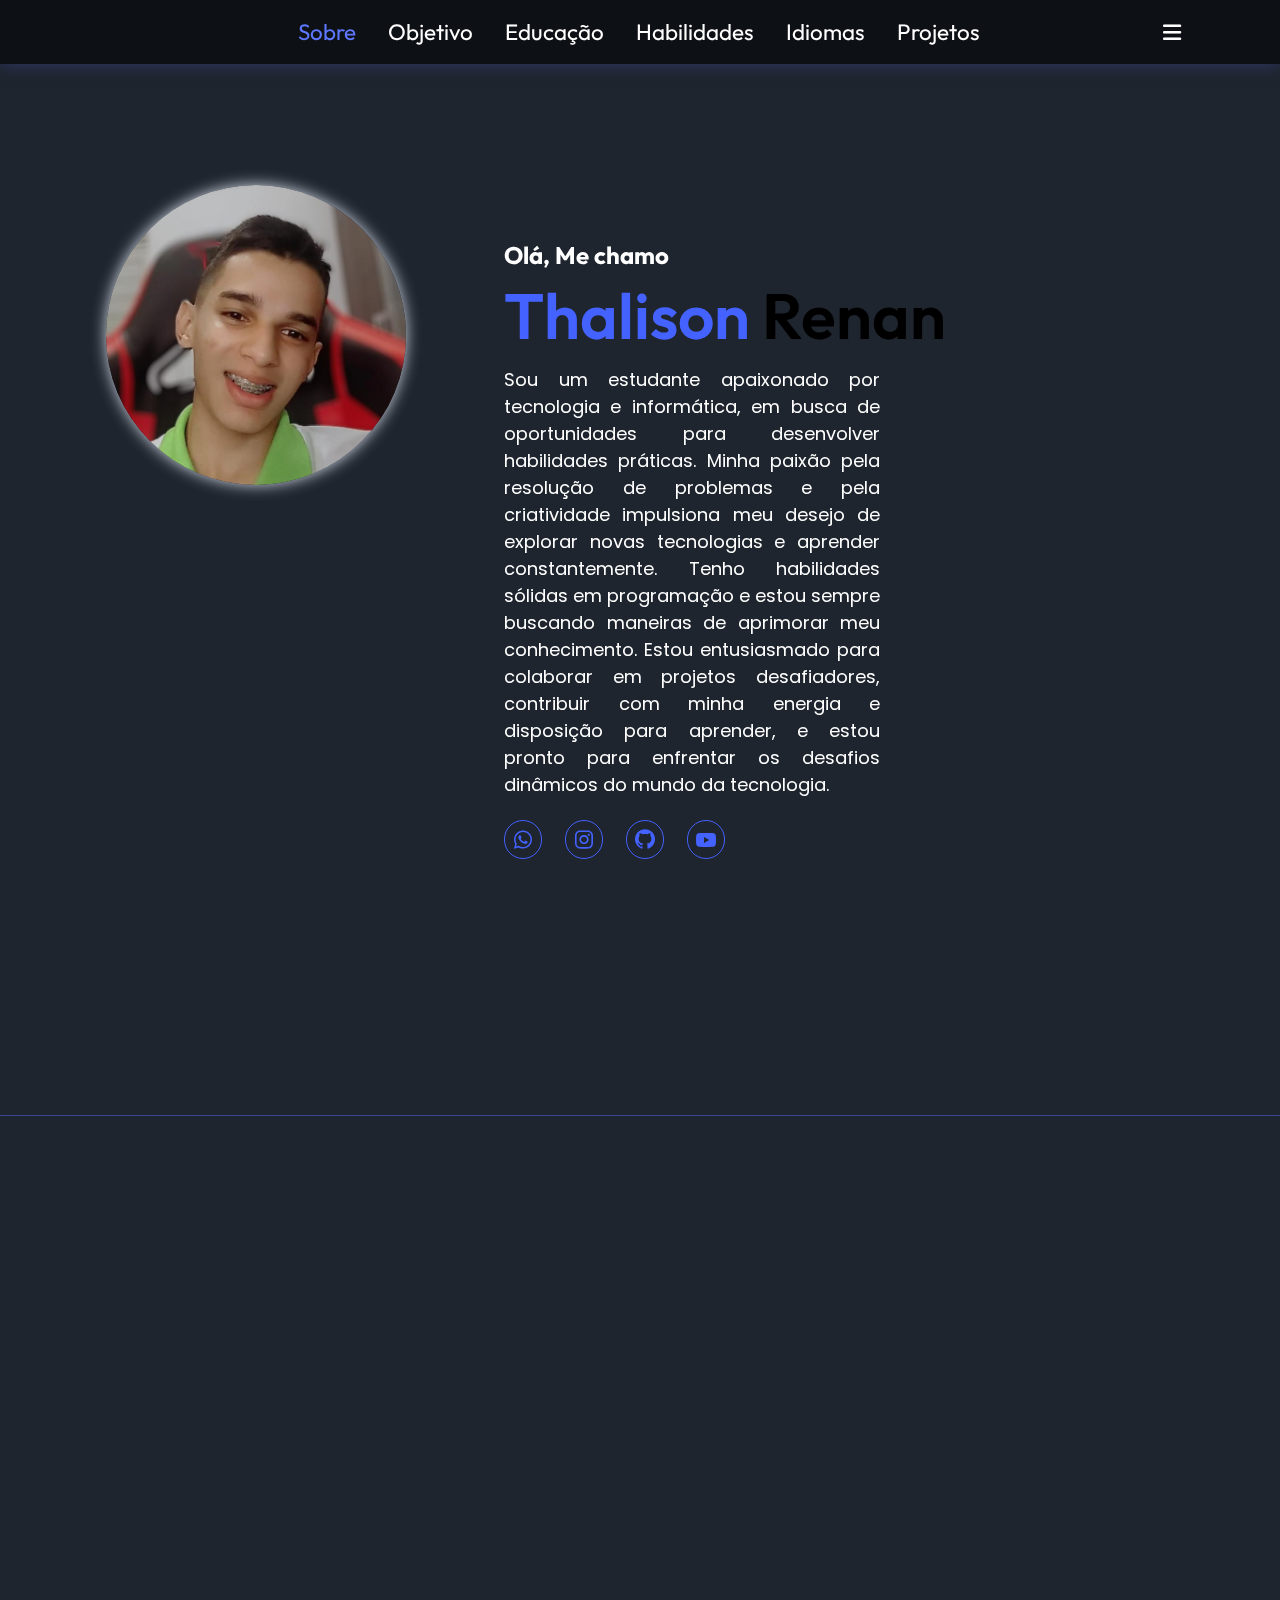
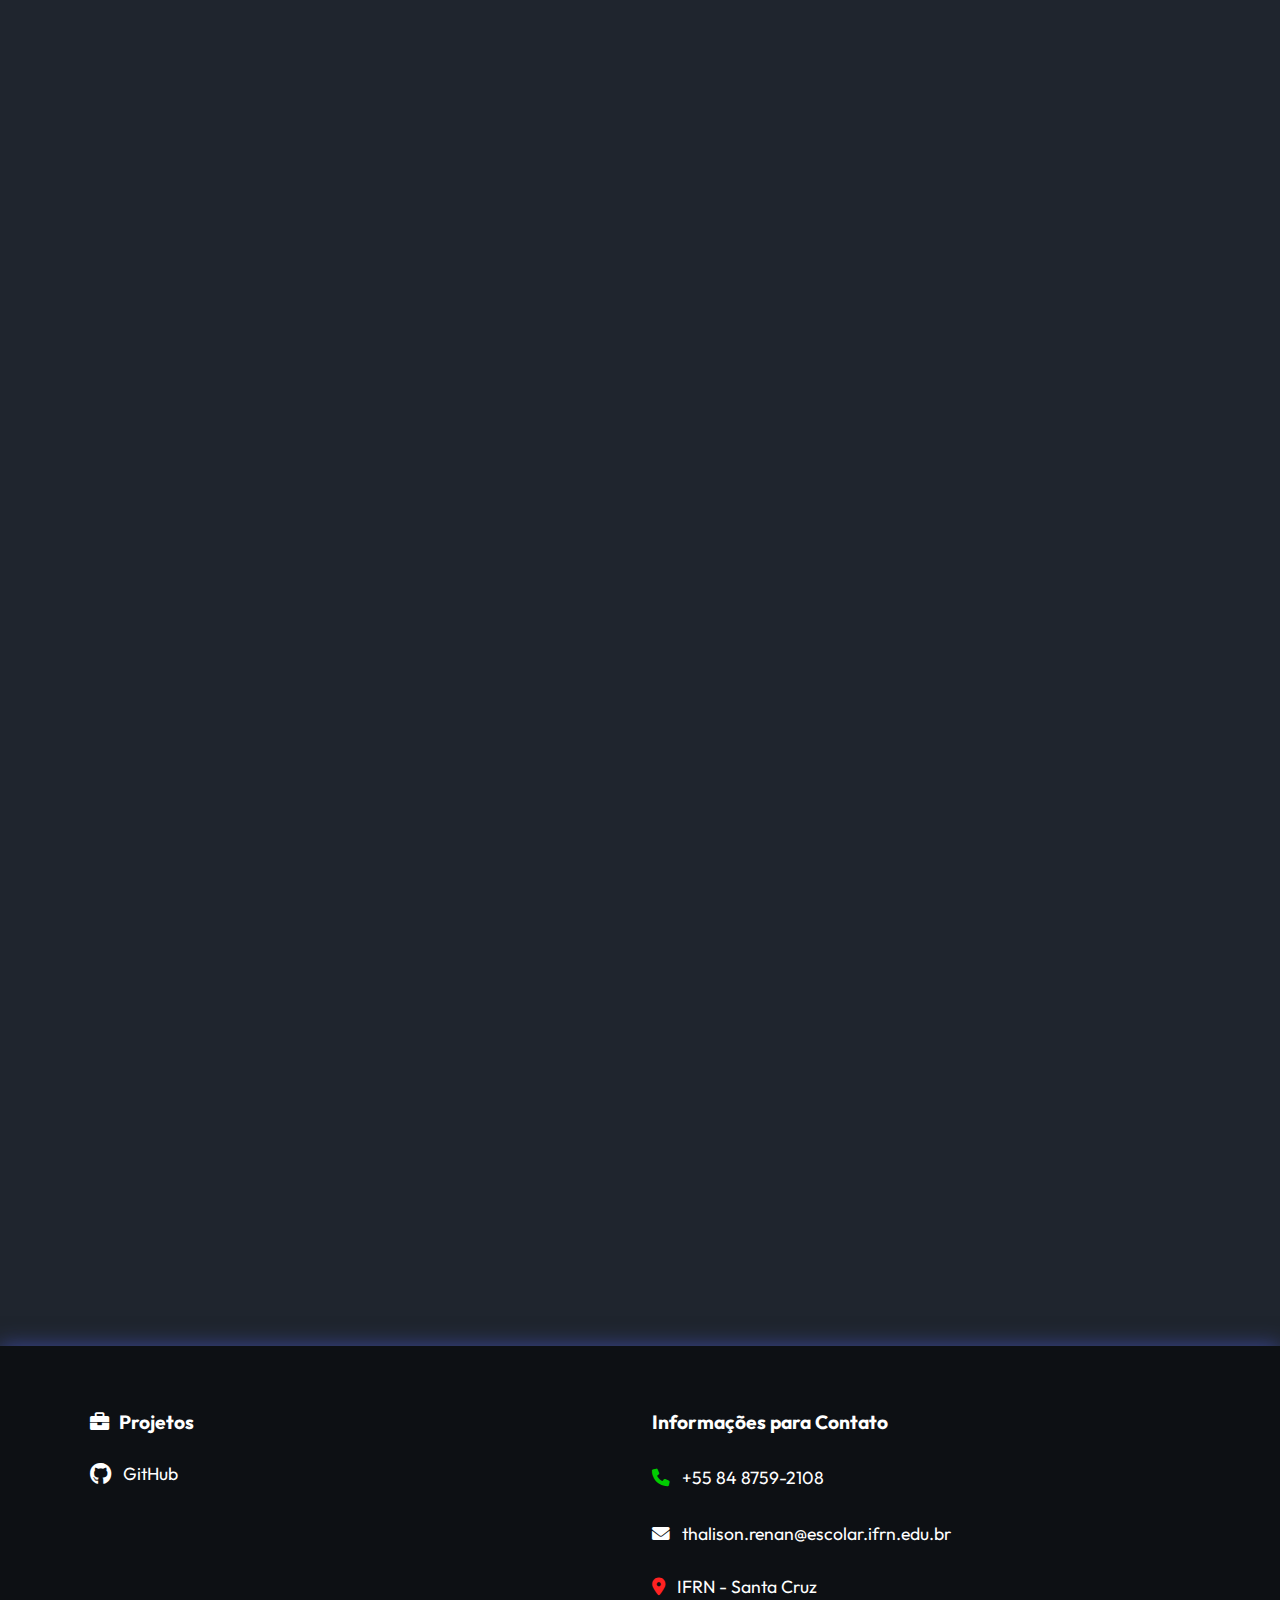
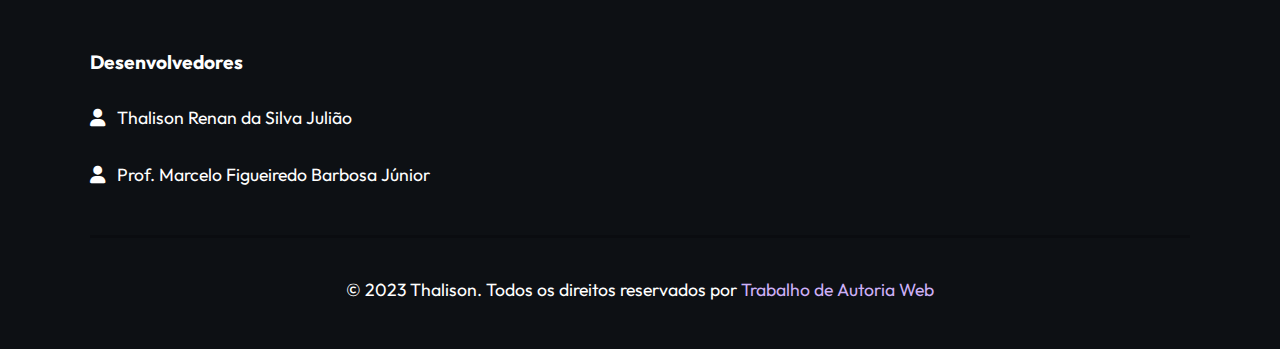
<file: index.html>
<!DOCTYPE html>
<html lang="pt-BR">

<head>
    <meta charset="UTF-8">
    <meta name="viewport" content="width=device-width, initial-scale=1.0">
    <title>Currículo Virtual</title>
    <link rel="stylesheet" href="css/style.css">
    <link href="https://cdnjs.cloudflare.com/ajax/libs/font-awesome/6.0.0-beta3/css/all.min.css" rel="stylesheet">
    <link href='https://unpkg.com/boxicons@2.1.4/css/boxicons.min.css' rel='stylesheet'>
    <link href="https://unpkg.com/aos@2.3.1/dist/aos.css" rel="stylesheet">
</head>

<body>

    <header>

        <!-- Barra de Navegação -->

        <nav class="navbar">
            <a href="#sobre" class="active">Sobre</a>
            <a href="#objetivo">Objetivo</a>
            <a href="#educacao">Educação</a>
            <a href="#habilidades">Habilidades</a>
            <a href="#idiomas">Idiomas</a>
            <a href="#projetos">Projetos</a>
        </nav>

        <div class="icon-container">
            <div class="icone">
                <div onclick=showSidebar() id="menu-btn" class="fas fa-bars"></div>
            </div>
        </div>

        <nav class="sidebar">
            <ul>
                <li onclick=hideSidebar() class="li-sidebar"><a href="#" class="a-sidebar"><svg
                            xmlns="http://www.w3.org/2000/svg" height="36" viewBox="0 -960 960 960" width="36"
                            fill="red">
                            <path
                                d="m256-200-56-56 224-224-224-224 56-56 224 224 224-224 56 56-224 224 224 224-56 56-224-224-224 224Z" />
                        </svg></a></li>
                <li class=" li-sidebar"><a href="bootstrap.html" class="a-sidebar">Bootstrap</a></li>
                <li class=" li-sidebar"><a href="#" class="a-sidebar">Materialize CSS</a></li>
            </ul>
        </nav>

    </header>

    <!-- Conteúdo Principal -->

    <section class="container">

        <!-- Sobre -->

        <div class="main">
            <div class="content-container" id="sobre">
                <div class="images" data-aos="zoom-in" data-aos-duration="1500">
                    <img src="images/Thalison.png" alt="Fotografia de um belo rapaz!" class="img-w">
                </div>
                <div class="detail">
                    <h3 data-aos="fade-right" data-aos-duration="1500">Olá, Me chamo</h3>
                    <h1 data-aos="zoom-in" data-aos-duration="1500"><span style="color: #4362ff;">Thalison</span> Renan
                    </h1>
                    <p class="text" data-aos="zoom-in" data-aos-duration="1500">Sou um estudante apaixonado por
                        tecnologia e informática, em busca de oportunidades para desenvolver habilidades práticas. Minha
                        paixão pela resolução de problemas e pela criatividade impulsiona meu desejo de explorar novas
                        tecnologias e aprender constantemente. Tenho habilidades sólidas em programação e estou sempre
                        buscando maneiras de aprimorar meu conhecimento. Estou entusiasmado para colaborar em projetos
                        desafiadores, contribuir com minha energia e disposição para aprender, e estou pronto para
                        enfrentar os desafios dinâmicos do mundo da tecnologia.</p>
                    <div class="social" data-aos="fade-right" data-aos-duration="1500">
                        <a href="https://wa.me//5584987790759?text=Olá,%20tudo%20bem?" target="_blank"><i
                                class='bx bxl-whatsapp'></i></a>
                        <a href="https://www.instagram.com/thalisonrenan__/" target="_blank"><i
                                class='bx bxl-instagram'></i></a>
                        <a href="https://github.com/ThalisonR?tab=projects" target="_blank"><i
                                class='bx bxl-github'></i></a>
                        <a href="https://www.youtube.com/channel/UCin0BzxdglkTwremmnrXTJQ" target="_blank"><i
                                class='bx bxl-youtube'></i></a>
                    </div>
                </div>
            </div>
            <hr>

            <!-- Objetivo Profissional -->

            <section class="info-container" id="objetivo">
                <div class="info-content-container">
                    <h2 data-aos="fade-right" data-aos-duration="1500">Objetivo Profissional</h2>
                    <div class="info-content">
                        <div class="content">
                            <p class="text-info" data-aos="fade-left" data-aos-duration="1500">Dedicado e apaixonado por
                                programação, busco estabelecer uma carreira sólida como desenvolvedor full-stack. Meu
                                objetivo é aplicar minha expertise em linguagens de programação, frameworks e
                                metodologias ágeis para contribuir significativamente no desenvolvimento de soluções
                                inovadoras e impactantes. Busco constantemente aprimorar minhas habilidades técnicas e
                                liderança para desempenhar um papel fundamental no sucesso de projetos, agregando valor
                                à equipe e à empresa.</p>
                        </div>
                    </div>
                </div>
            </section>
            <hr>

            <!-- Educação -->

            <section class="info-container" id="educacao">
                <div class="info-content-container">
                    <h2 data-aos="fade-right" data-aos-duration="1500">Educação</h2>
                    <div class="info-content" data-aos="zoom-in-down" data-aos-duration="1500">
                        <div class="content">
                            <h3 class="h3">Escola Estadual João Ferreira de Souza</h3>
                            <div class="subtitulo">Ensino Fundamental</div>
                        </div>
                        <div class="duracao"><span class="text-primary">Fevereiro 2012 - Dezembro 2020</span></div>
                    </div>
                    <div class="info-content" data-aos="zoom-in-down" data-aos-duration="1500">
                        <div class="content">
                            <h3 class="h3">Instituto Federal do Rio Grande do Norte</h3>
                            <div class="subtitulo">Ensino Médio e Formação Técnica em Informática</div>
                        </div>
                        <div class="duracao"><span class="text-primary">Maio 2021 - Pendente</span></div>
                    </div>
                </div>
            </section>
            <hr>

            <!-- Habilidades -->

            <section class="info-container" id="habilidades">
                <div class="info-content-container">
                    <h2 data-aos="fade-right" data-aos-duration="1500">Habilidades</h2>
                    <div class="subtitulo-skills" data-aos="fade-left" data-aos-duration="1500">Linguagens de
                        Programação & Ferramentas</div>
                    <ul class="list-inline" data-aos="fade-up-right" data-aos-duration="1500">
                        <li class="list-inline-item"><i class="fab fa-html5"></i>
                            <h3 class="h3-skills">HTML</h3>
                        </li>
                        <li class="list-inline-item"><i class="fab fa-css3-alt"></i>
                            <h3 class="h3-skills">CSS</h3>
                        </li>
                        <li class="list-inline-item"><i class="fab fa-java"></i>
                            <h3 class="h3-skills">JAVA</h3>
                        </li>
                    </ul>
                </div>
            </section>
            <hr>

            <!-- Idiomas -->

            <section class="info-container" id="idiomas">
                <div class="info-content-container">
                    <h2 class="h2-idiomas" data-aos="fade-right" data-aos-duration="1500">Idiomas</h2>
                    <ul class="list-inline" data-aos="zoom-in-down" data-aos-duration="1500">
                        <li class="list-inline-item">
                            <h3 class="h3-idiomas">Português<span class="perIdioma">*Avançado</span></h3>
                        </li>
                        <li class="list-inline-item">
                            <h3 class="h3-idiomas">Inglês<span class="perIdioma">*Médio</span></h3>
                        </li>
                    </ul>
                </div>
            </section>
            <hr>

            <!-- Projetos -->

            <section class="info-container" id="projetos">
                <div class="info-content-container">
                    <h2 data-aos="fade-right" data-aos-duration="1500">Projetos</h2>
                    <div class="card-container">
                        <div class="card" data-aos="zoom-in-down" data-aos-duration="1500">
                            <img src="images/Projeto_SYSMO.png" alt="Projeto de Irrigação Automática">
                            <div class="card-content">
                                <h3>SYSMO</h3>
                                <p>O presente projeto, nomeado SYSMO, tem como objetivo reduzir o consumo excessivo de
                                    água e energia na agricultura por meio de um dispositivo de controle de irrigação
                                    que será integrado a um aplicativo para consulta de dados e controle.</p>
                            </div>
                        </div>
                    </div>
                </div>
            </section>
        </div>
    </section>


    <!-- Rodapé -->

    <section class="footer">

        <div class="conjunto-caixas">

            <div class="caixa">
                <h3><i class="fa-solid fa-briefcase"></i>Projetos</h3>
                <a href="https://github.com/ThalisonR?tab=projects" target="_blank" class="links"><i
                        class="fab fa-github fa-lg"></i> GitHub</a>
            </div>

            <div class="caixa">
                <h3>Informações para Contato</h3>
                <p class="links"><i class="fas fa-phone"></i> +55 84 8759-2108</p>
                <p class="links"><i class="fas fa-envelope"></i> thalison.renan@escolar.ifrn.edu.br</p>
                <a href="https://www.google.com/maps/place/IFRN+-+Campus+Santa+Cruz/@-6.2285812,-36.0278657,15z/data=!4m6!3m5!1s0x7b1fb9253030885:0x3277ef10d08080a8!8m2!3d-6.2285812!4d-36.0278657!16s%2Fg%2F1pty85fsc?entry=ttu"
                    target="_blank" class="links"><i class="fas fa-map-marker-alt"></i> IFRN - Santa Cruz</a>
            </div>

            <div class="caixa">
                <h3>Desenvolvedores</h3>
                <p class="links"> <i class="fas fa-user"></i> Thalison Renan da Silva Julião</p>
                <p class="links"> <i class="fas fa-user"></i> Prof. Marcelo Figueiredo Barbosa Júnior</p>
            </div>

        </div>

        <div class="creditos">&copy; 2023 Thalison. Todos os direitos reservados por <a href="#" class="link">Trabalho
                de Autoria Web</a></div>

    </section>

    <script>
        // Sidebar Lateral

        function showSidebar() {
            const sidebar = document.querySelector(".sidebar")
            sidebar.style.display = 'flex'
        }

        function hideSidebar() {
            const sidebar = document.querySelector(".sidebar")
            sidebar.style.display = 'none'
        }

        // Hover no Scroll

        const sections = document.querySelectorAll('section');
        const navLinks = document.querySelectorAll('header .navbar a');

        window.addEventListener('scroll', () => {
            let current = '';

            sections.forEach(section => {
                const sectionTop = section.offsetTop - 150;
                const sectionHeight = section.clientHeight;
                if (pageYOffset >= sectionTop && pageYOffset < sectionTop + sectionHeight) {
                    current = section.id;
                }
            });

            navLinks.forEach(link => {
                link.classList.remove('active');
                if (link.getAttribute('href').slice(1) === current) {
                    link.classList.add('active');
                }
            });
        });
    </script>

    <!-- Animações -->

    <script src="https://unpkg.com/aos@2.3.1/dist/aos.js"></script>

    <script>
        AOS.init();
    </script>

</body>

</html>
</file>
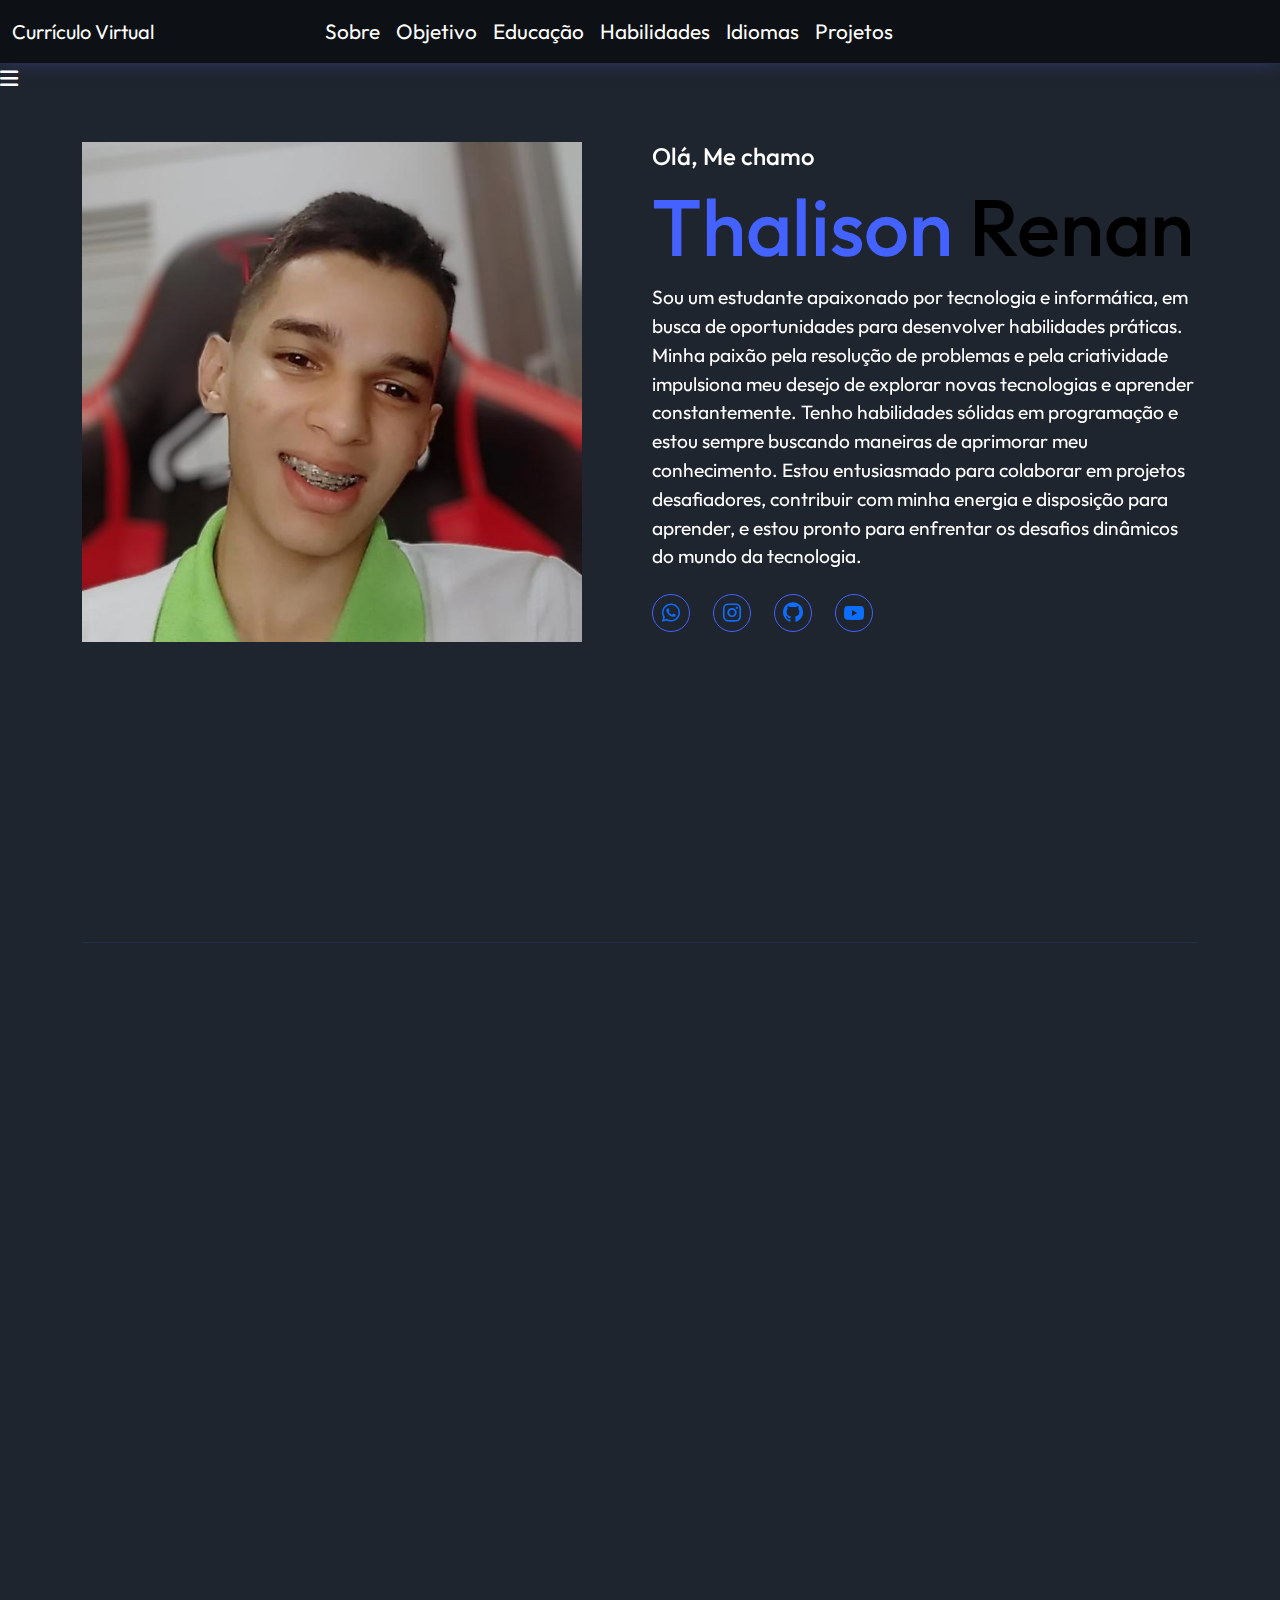
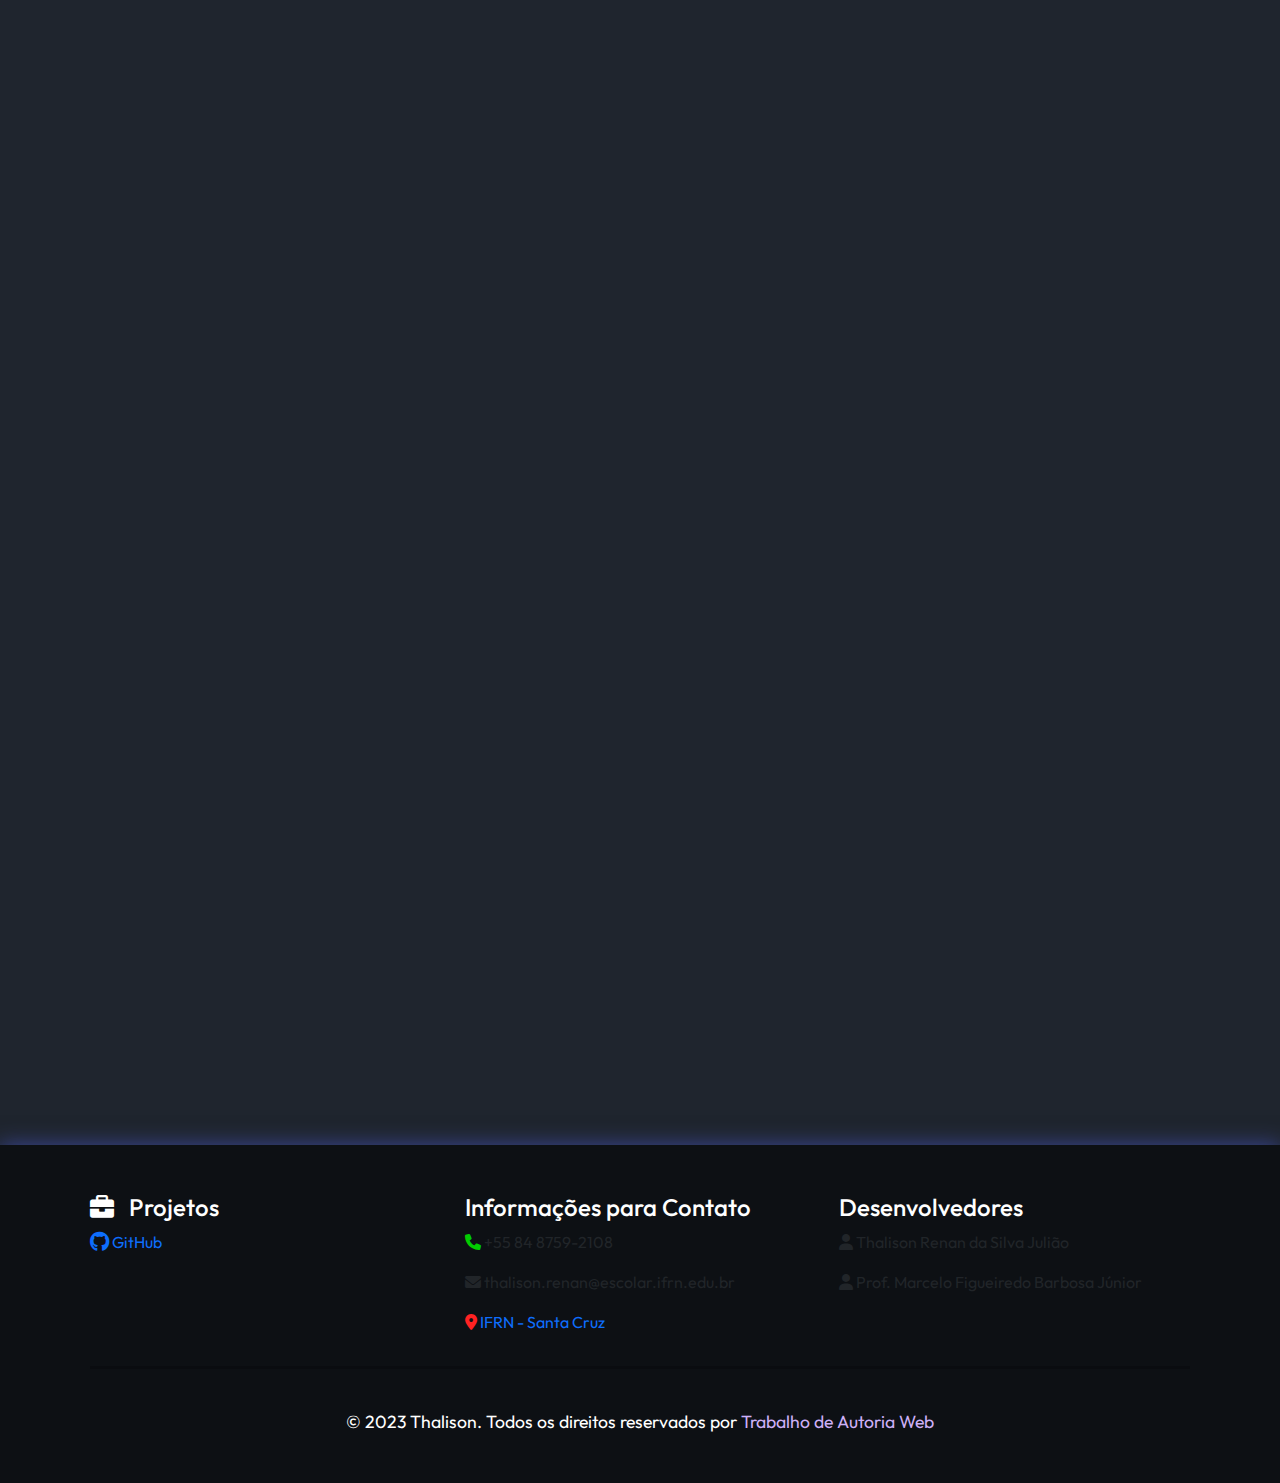
<file: bootstrap.html>
<!DOCTYPE html>
<html lang="pt-BR">

<head>
    <meta charset="UTF-8">
    <meta name="viewport" content="width=device-width, initial-scale=1.0">
    <title>Currículo Virtual</title>
    <link href="https://cdn.jsdelivr.net/npm/bootstrap@5.3.0/dist/css/bootstrap.min.css" rel="stylesheet">
    <!-- Your other CSS files -->
    <link rel="stylesheet" href="css/bootstrap.css">
    <link href="https://cdnjs.cloudflare.com/ajax/libs/font-awesome/6.0.0-beta3/css/all.min.css" rel="stylesheet">
    <link href='https://unpkg.com/boxicons@2.1.4/css/boxicons.min.css' rel='stylesheet'>
    <link href="https://unpkg.com/aos@2.3.1/dist/aos.css" rel="stylesheet">
</head>

<body>

    <header>

        <!-- Barra de Navegação -->
        <nav class="navbar navbar-expand-lg navbar-light">
            <div class="container-fluid">
                <a class="navbar-brand text-white" href="#">Currículo Virtual</a>
                <button class="navbar-toggler" type="button" data-bs-toggle="collapse" data-bs-target="#navbarNav"
                    aria-controls="navbarNav" aria-expanded="false" aria-label="Toggle navigation">
                    <span class="navbar-toggler-icon"></span>
                </button>
                <div class="collapse navbar-collapse" id="navbarNav">
                    <ul class="navbar-nav">
                        <li class="nav-item">
                            <a class="nav-link active text-white" href="#sobre">Sobre</a>
                        </li>
                        <li class="nav-item">
                            <a class="nav-link active text-white" href="#sobre">Objetivo</a>
                        </li>
                        <li class="nav-item">
                            <a class="nav-link active text-white" href="#sobre">Educação</a>
                        </li>
                        <li class="nav-item">
                            <a class="nav-link active text-white" href="#sobre">Habilidades</a>
                        </li>
                        <li class="nav-item">
                            <a class="nav-link active text-white" href="#sobre">Idiomas</a>
                        </li>
                        <li class="nav-item">
                            <a class="nav-link active text-white" href="#sobre">Projetos</a>
                        </li>
                    </ul>
                </div>
            </div>
        </nav>

        <div class="row">
            <div class="col-md-2">
                <div class="icon-container">
                    <div class="icone">
                        <div onclick="showSidebar()" id="menu-btn" class="fas fa-bars"></div>
                    </div>
                </div>
            </div>
            <div class="col-md-10">
                <nav class="sidebar" id="sidebar">
                    <ul>
                        <li onclick="hideSidebar()" class="li-sidebar">
                            <a href="#" class="a-sidebar">
                                <svg xmlns="http://www.w3.org/2000/svg" height="36" viewBox="0 -960 960 960" width="36"
                                    fill="red">
                                    <path
                                        d="m256-200-56-56 224-224-224-224 56-56 224 224 224-224 56 56-224 224 224 224-56 56-224-224-224 224Z" />
                                </svg>
                            </a>
                        </li>
                        <li class="li-sidebar"><a href="bootstrap.html" class="a-sidebar">Principal</a></li>
                        <li class="li-sidebar"><a href="#" class="a-sidebar">Materialize CSS</a></li>
                    </ul>
                </nav>
            </div>
        </div>


        <!-- Rest of your header content -->

    </header>

    <!-- Conteúdo Principal -->
    <section class="container">
        <div class="content-container mt-5" id="sobre">
            <div class="row">
                <div class="col-md-6" data-aos="zoom-in" data-aos-duration="1500">
                    <img src="images/Thalison.png" alt="Fotografia de um belo rapaz!" class="img-fluid">
                </div>
                <div class="col-md-6">
                    <div data-aos="fade-right" data-aos-duration="1500">
                        <h3>Olá, Me chamo</h3>
                        <h1><span style="color: #4362ff;">Thalison</span> Renan</h1>
                        <p class="text">Sou um estudante apaixonado por tecnologia e informática, em busca de
                            oportunidades para desenvolver habilidades práticas. Minha paixão pela resolução de
                            problemas e pela criatividade impulsiona meu desejo de explorar novas tecnologias e aprender
                            constantemente. Tenho habilidades sólidas em programação e estou sempre buscando maneiras de
                            aprimorar meu conhecimento. Estou entusiasmado para colaborar em projetos desafiadores,
                            contribuir com minha energia e disposição para aprender, e estou pronto para enfrentar os
                            desafios dinâmicos do mundo da tecnologia.</p>
                        <div class="social">
                            <a href="https://wa.me//5584987790759?text=Olá,%20tudo%20bem?" target="_blank"><i
                                    class='bx bxl-whatsapp'></i></a>
                            <a href="https://www.instagram.com/thalisonrenan__/" target="_blank"><i
                                    class='bx bxl-instagram'></i></a>
                            <a href="https://github.com/ThalisonR?tab=projects" target="_blank"><i
                                    class='bx bxl-github'></i></a>
                            <a href="https://www.youtube.com/channel/UCin0BzxdglkTwremmnrXTJQ" target="_blank"><i
                                    class='bx bxl-youtube'></i></a>
                        </div>
                    </div>
                </div>
            </div>
        </div>
        <hr>

        <!-- Objetivo Profissional -->

        <section class="container">
            <div class="info-container" id="objetivo">
                <div class="info-content-container">
                    <h2 data-aos="fade-right" data-aos-duration="1500">Objetivo Profissional</h2>
                    <div class="info-content">
                        <div class="row">
                            <div class="col-md-8 offset-md-2">
                                <div class="content">
                                    <p class="texto-o" data-aos="fade-left" data-aos-duration="1500">Dedicado e
                                        apaixonado por programação, busco estabelecer uma carreira sólida como
                                        desenvolvedor full-stack. Meu objetivo é aplicar minha expertise em linguagens
                                        de programação, frameworks e metodologias ágeis para contribuir
                                        significativamente no desenvolvimento de soluções inovadoras e impactantes.
                                        Busco constantemente aprimorar minhas habilidades técnicas e liderança para
                                        desempenhar um papel fundamental no sucesso de projetos, agregando valor à
                                        equipe e à empresa.</p>
                                </div>
                            </div>
                        </div>
                    </div>
                </div>
            </div>
            <hr>
        </section>

        <!-- Educação -->

        <section class="container">
            <div class="info-container" id="educacao">
                <div class="info-content-container">
                    <h2 data-aos="fade-right" data-aos-duration="1500">Educação</h2>
                    <div class="info-content" data-aos="zoom-in-down" data-aos-duration="1500">
                        <div class="row">
                            <div class="col-md-8 offset-md-2">
                                <div class="content">
                                    <h3 class="h3">Escola Estadual João Ferreira de Souza</h3>
                                    <div class="subtitulo">Ensino Fundamental</div>
                                    <div class="duracao"><span>Fevereiro 2012 - Dezembro
                                            2020</span></div>
                                </div>
                                <br><br>
                            </div>
                        </div>
                    </div>

                    <div class="info-content" data-aos="zoom-in-down" data-aos-duration="1500">
                        <div class="row">
                            <div class="col-md-8 offset-md-2">
                                <div class="content">
                                    <h3 class="h3">Instituto Federal do Rio Grande do Norte</h3>
                                    <div class="subtitulo">Ensino Médio e Formação Técnica em Informática</div>
                                    <div class="duracao"><span>Maio 2021 - Pendente</span></div>
                                </div>
                            </div>
                        </div>
                    </div>
                    <hr>
                </div>
            </div>
        </section>

        <!-- Habilidades -->

        <section class="container">
            <div class="info-container" id="habilidades">
                <div class="info-content-container">
                    <h2 data-aos="fade-right" data-aos-duration="1500">Habilidades</h2>
                    <div class="subtitulo-skills" data-aos="fade-left" data-aos-duration="1500">Linguagens de
                        Programação & Ferramentas</div>
                    <div class="row">
                        <div class="col-md-8 offset-md-2">
                            <ul class="list-inline" data-aos="fade-up-right" data-aos-duration="1500">
                                <li class="list-inline-item">
                                    <i class="fab fa-html5"></i>
                                    <h3 class="h3-skills">HTML</h3>
                                </li>
                                <li class="list-inline-item">
                                    <i class="fab fa-css3-alt"></i>
                                    <h3 class="h3-skills">CSS</h3>
                                </li>
                                <li class="list-inline-item">
                                    <i class="fab fa-java"></i>
                                    <h3 class="h3-skills">JAVA</h3>
                                </li>
                            </ul>
                        </div>
                    </div>
                    <hr>
                </div>
            </div>
        </section>

        <!-- Educação -->

        <section class="container">
            <div class="info-container" id="idiomas">
                <div class="info-content-container">
                    <h2 class="h2-idiomas" data-aos="fade-right" data-aos-duration="1500">Idiomas</h2>
                    <div class="row">
                        <div class="col-md-8 offset-md-2">
                            <ul class="list-inline" data-aos="zoom-in-down" data-aos-duration="1500">
                                <li class="list-inline-item">
                                    <h3 class="h3-idiomas">Português<span class="perIdioma">*Avançado</span></h3>
                                </li>
                                <li class="list-inline-item">
                                    <h3 class="h3-idiomas">Inglês<span class="perIdioma">*Médio</span></h3>
                                </li>
                            </ul>
                        </div>
                    </div>
                </div>
                <hr>
            </div>
        </section>

        <!-- Projetos -->

        <section class="info-container" id="projetos">
            <div class="container">
                <h2 data-aos="fade-right" data-aos-duration="1500">Projetos</h2>
                <div class="row">
                    <div class="col-md-4 mb-4" data-aos="zoom-in-down" data-aos-duration="1500">
                        <div class="card mb-5">
                            <img src="images/Projeto_SYSMO.png" class="card-img-top"
                                alt="Projeto de Irrigação Automática">
                            <div class="card-body">
                                <h3 class="card-title">SYSMO</h3>
                                <p class="card-text">O presente projeto, nomeado SYSMO, tem como objetivo reduzir o
                                    consumo excessivo de
                                    água e energia na agricultura por meio de um dispositivo de controle de irrigação
                                    que será integrado a um aplicativo para consulta de dados e controle.</p>
                            </div>
                        </div>
                    </div>
                </div>
            </div>
        </section>


    </section>

    <!-- Footer -->

    <footer class="footer">
        <div class="row">
            <div class="col-md-4">
                <div class="caixa">
                    <h3><i class="fa-solid fa-briefcase"></i> Projetos</h3>
                    <a href="https://github.com/ThalisonR?tab=projects" target="_blank" class="links"><i
                            class="fab fa-github fa-lg"></i> GitHub</a>
                </div>
            </div>
            <div class="col-md-4">
                <div class="caixa">
                    <h3>Informações para Contato</h3>
                    <p class="links"><i class="fas fa-phone"></i> +55 84 8759-2108</p>
                    <p class="links"><i class="fas fa-envelope"></i> thalison.renan@escolar.ifrn.edu.br</p>
                    <a href="https://www.google.com/maps/place/IFRN+-+Campus+Santa+Cruz/@-6.2285812,-36.0278657,15z/data=!4m6!3m5!1s0x7b1fb9253030885:0x3277ef10d08080a8!8m2!3d-6.2285812!4d-36.0278657!16s%2Fg%2F1pty85fsc?entry=ttu"
                        target="_blank" class="links"><i class="fas fa-map-marker-alt"></i> IFRN - Santa Cruz</a>
                </div>
            </div>
            <div class="col-md-4">
                <div class="caixa">
                    <h3>Desenvolvedores</h3>
                    <p class="links"><i class="fas fa-user"></i> Thalison Renan da Silva Julião</p>
                    <p class="links"><i class="fas fa-user"></i> Prof. Marcelo Figueiredo Barbosa Júnior</p>
                </div>
            </div>
        </div>
        <div class="creditos text-center">&copy; 2023 Thalison. Todos os direitos reservados por <a href="#"
                class="link">Trabalho de Autoria Web</a></div>
    </footer>


    <script src="https://cdn.jsdelivr.net/npm/bootstrap@5.3.0/dist/js/bootstrap.bundle.min.js"></script>
    <!-- Your other scripts -->
    <script src="https://unpkg.com/aos@2.3.1/dist/aos.js"></script>
    <script>
        AOS.init();
    </script>
    <script>
        // Sidebar Lateral

        function showSidebar() {
            const sidebar = document.querySelector(".sidebar")
            sidebar.style.display = 'flex'
        }

        function hideSidebar() {
            const sidebar = document.querySelector(".sidebar")
            sidebar.style.display = 'none'
        }
    </script>
</body>

</html>
</file>
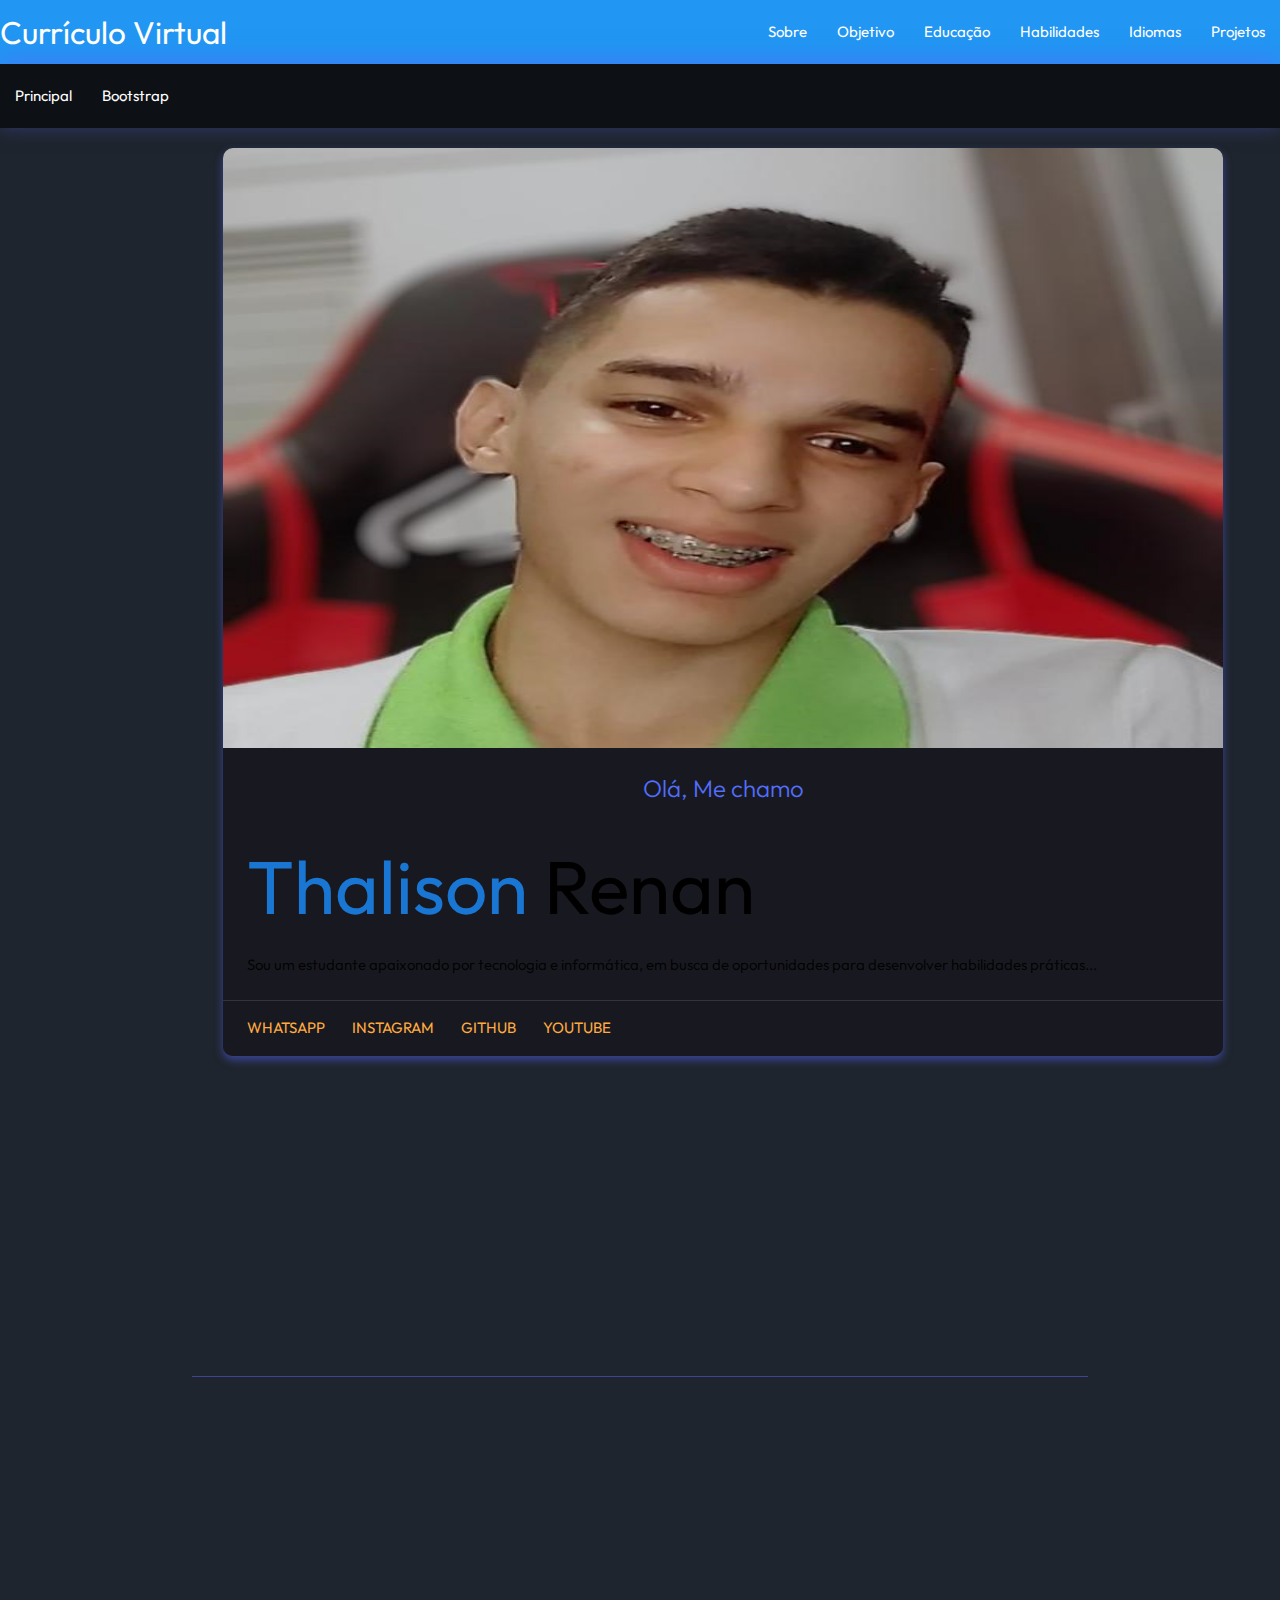
<file: teste.html>
<!DOCTYPE html>
<html lang="pt-BR">

<head>
    <meta charset="UTF-8">
    <meta name="viewport" content="width=device-width, initial-scale=1.0">
    <title>Currículo Virtual</title>
    <link href="https://fonts.googleapis.com/icon?family=Material+Icons" rel="stylesheet">
    <link rel="stylesheet" href="https://cdnjs.cloudflare.com/ajax/libs/materialize/1.0.0/css/materialize.min.css">
    <link rel="stylesheet" href="css/bootstrap.css">
</head>

<body>

    <header>

        <!-- Barra de Navegação -->

        <nav class="blue">
            <div class="nav-wrapper">
                <a href="#" class="brand-logo">Currículo Virtual</a>
                <a href="#" data-target="mobile-demo" class="sidenav-trigger"><i class="material-icons">menu</i></a>
                <ul class="right hide-on-med-and-down">
                    <li><a href="#sobre">Sobre</a></li>
                    <li><a href="#objetivo">Objetivo</a></li>
                    <li><a href="#educacao">Educação</a></li>
                    <li><a href="#habilidades">Habilidades</a></li>
                    <li><a href="#idiomas">Idiomas</a></li>
                    <li><a href="#projetos">Projetos</a></li>
                </ul>
            </div>
        </nav>

        <nav>
            <ul>
                <li><a href="#">Principal</a></li>
                <li><a href="#">Bootstrap</a></li>
            </ul>
        </nav>

    </header>

    <!-- Conteúdo Principal -->

    <section class="container">

        <!-- Sobre -->

        <div class="row">
            <div class="col s12 m6">
                <div class="card">
                    <div class="card-image">
                        <img src="images/Thalison.png" alt="Fotografia de um belo rapaz!">
                    </div>
                    <div class="card-content">
                        <span class="card-title">Olá, Me chamo</span>
                        <h1><span class="blue-text text-darken-2">Thalison</span> Renan</h1>
                        <p>Sou um estudante apaixonado por tecnologia e informática, em busca de oportunidades para desenvolver habilidades práticas...</p>
                    </div>
                    <div class="card-action">
                        <a href="https://wa.me//5584987790759?text=Olá,%20tudo%20bem?" target="_blank">WhatsApp</a>
                        <a href="https://www.instagram.com/thalisonrenan__/" target="_blank">Instagram</a>
                        <a href="https://github.com/ThalisonR?tab=projects" target="_blank">GitHub</a>
                        <a href="https://www.youtube.com/channel/UCin0BzxdglkTwremmnrXTJQ" target="_blank">YouTube</a>
                    </div>
                </div>
            </div>
        </div>
        <hr>

        <!-- Outras seções do currículo -->

    </section>

    <script src="https://cdnjs.cloudflare.com/ajax/libs/materialize/1.0.0/js/materialize.min.js"></script>
    <script>
        document.addEventListener('DOMContentLoaded', function () {
            var elems = document.querySelectorAll('.sidenav');
            var instances = M.Sidenav.init(elems);
        });
    </script>
</body>

</html>
</file>
<file: css/style.css>
@import url('https://fonts.googleapis.com/css2?family=Poppins:wght@100;200;300;400;500;600;700;800&display=swap');
@import url('https://fonts.googleapis.com/css2?family=Outfit:wght@200;300;400;500;600;700;800&family=Roboto:wght@100;300;400&display=swap');

:root {
  --primary-color: #4362ff;
}

html {
  scroll-behavior: smooth;
}

* {
  font-family: 'Outfit', sans-serif;
  margin: 0;
  padding: 0;
  outline: none;
  border: none;
  text-decoration: none;
  transition: .2s linear;
}

body {
  margin: 0;
  padding: 0;
}

.main {
  background-color: #1F252E;
}

/* Estiliza o Icone dos Projetos */

.fa-briefcase {
  margin-right: 10px;
}

/* Estiliza o Icone de Telefone */

.fa-phone {
  color: rgb(1, 204, 1);
}

/* Estiliza o Icone de Localização */

.fa-map-marker-alt {
  color: rgb(255, 34, 34);
}

/* Linha */

hr {
  margin-top: 1rem;
  margin-bottom: 1rem;
  border: 0;
  border-top: 1px solid rgba(85, 104, 254, 0.5);
  box-sizing: content-box;
  height: 0;
  overflow: visible;
}

/* Textos */

.text {
  margin-top: 10px;
  margin-bottom: 10px;
  padding-right: 400px;
  font-size: 18px;
  text-align: justify;
  color: white;
  font-family: 'Poppins', sans-serif;
}

.text-info {
  margin-top: -60px;
  margin-bottom: 10px;
  font-size: 18px;
  text-align: justify;
  color: white;
  font-family: 'Poppins', sans-serif;
}

h2 {
  color: #4362ff;
  font-size: 2rem;
  margin-bottom: 10rem;
  text-transform: uppercase;
}

.h3 {
  margin-bottom: 0;
}

.subtitulo {
  font-family: 'Poppins', sans-serif;
  text-transform: uppercase;
  font-weight: 500;
  font-size: 1.5rem;
  margin-bottom: 1rem;
  margin-top: 5px;
  color: #5d78fe;
}

.text-primary {
  color: #5d78fe;
}

.subtitulo-skills {
  font-family: 'Poppins', sans-serif;
  text-transform: uppercase;
  font-weight: 500;
  font-size: 1.5rem;
  margin-bottom: 1rem;
  margin-top: -40px;
  color: #5d78fe;
}

.h3-skills {
  display: flex;
  align-items: center;
  margin-left: 50px;
}

.h3-idiomas {
  display: flex;
  align-items: center;
  margin-left: -35px;
}

.h2-idiomas {
  margin-bottom: 8rem;
}

/* -- Cabeçalho -- */

header {
  display: flex;
  position: fixed;
  z-index: 1;
  top: 0;
  left: 0;
  right: 0;
  background-color: #0D1014;
  box-shadow: 0px -5px 20px rgba(85, 104, 254, 0.5);
  padding: 1rem 9%;
  justify-content: space-between;
  align-items: center;
  height: 2rem;
}

header .navbar {
  display: flex;
  justify-content: center;
  flex-grow: 1;
}

header .navbar a {
  font-size: 1.4rem;
  color: white;
  margin: 0 1rem;
  transition: color 0.3s ease;
  text-decoration: none;
}

header .navbar a:hover {
  color: #5d78fe;
}

.navbar a.active {
  color: #5d78fe;
}

.icone {
  margin-right: -1rem;
  font-size: 1.3rem;
  cursor: pointer;
  color: white;
}

.sidebar {
  position: fixed;
  top: 0;
  right: 0;
  height: 100vh;
  width: 250px;
  z-index: 999;
  background-color: rgba(0, 0, 0, 0.2);
  backdrop-filter: blur(10px);
  box-shadow: 0px -5px 20px rgba(85, 104, 254, 0.5);
  display: none;
  flex-direction: column;
  align-items: flex-start;
  justify-content: flex-start;
}

.li-sidebar {
  width: 100%;
  height: 50px;
  list-style: none;
  margin-bottom: 15px;
}

.a-sidebar {
  font-family: Poppins, sans-serif;
  font-weight: 600;
  width: 100%;
  height: 100%;
  padding: 0px 30px;
  text-decoration: none;
  display: flex;
  align-items: center;
  color: white;
}

.a-sidebar:hover {
  background-color: #1B1F27;
}

/* -- Conteúdo Principal -- */

.main {
  min-height: 70vh;
}

.main h3 {
  color: #fff;
  font-size: 1.5rem;
  opacity: 1;
  margin-bottom: 5px;
}

.main h1 {
  color: #000;
  font-size: 4rem;
  font-weight: 600;
  opacity: 1;
}

.content-container {
  margin-left: -25%;
  padding: 15rem 0;
  display: grid;
  grid-template-columns: repeat(auto-fit, minmax(277px, 1fr));
  row-gap: 1.5rem;
  column-gap: 3rem;
}

/* Minha imagem */

.images {
  margin-top: -55px;
  margin-right: 50px;
  margin-left: auto;
  width: 300px;
}

.images img {
  border-radius: 50%;
  box-shadow: 0 0 15px #D1D9E6;
}

.img-w {
  width: 300px;
  height: 300px;
}

/* -- Redes Sociais -- */

.social {
  display: flex;
  flex-wrap: wrap;
  gap: 1.4rem;
  margin-top: 1.4rem;
}

.social a {
  display: grid;
  place-items: center;
  text-decoration: none;
  color: var(--primary-color);
  border: 1.6px solid var(--primary-color);
  font-size: 1.5rem;
  border-radius: 50%;
  padding: 0.39rem;
  text-align: center;
  opacity: 1;
}

.social a:hover {
  color: var(--primary-dark);
  background-color: var(--primary-color);
  box-shadow: 0 0 20px var(--primary-color);
  transition: all .3s ease-in-out;
}

/* Conteúdo */

.info-container {
  display: flex;
  align-items: center;
  padding-left: 1rem;
  padding-right: 1rem;
  padding-top: 5rem;
  padding-bottom: 5rem;
  max-width: 75rem;
  margin-left: 17%;
  padding: 13.5rem 0;
}

.info-content-container {
  width: 100%;
}

.info-content {
  display: flex;
  flex-direction: column;
  flex-direction: row;
  justify-content: space-between;
  margin-bottom: 3rem;
}

/* Habilidades */

.list-inline {
  padding-left: 0;
  list-style: none;
  font-size: 3rem;
  padding: 20px;
}

.list-inline-item {
  display: flex;
  padding: 15px;
  color: white;
}

.list-inline-item:not(:last-child) {
  margin-right: 0.5rem;
}

/* Idiomas */

.content {
  flex-grow: 1;
}

.duracao {
  flex-shrink: 0;
}

.perIdioma {
  color: #5d78fe;
  margin-left: 10px;
  font-size: 17px;
}

/* Projetos */

.card-container {
  display: flex;
  justify-content: space-around;
  flex-wrap: wrap;
  margin-top: 50px;
  margin-bottom: 50px;
}

.card {
  width: 1000px;
  background-color: #181920;
  box-shadow: 0 4px 8px rgba(85, 104, 254, 0.5);
  border-radius: 10px;
  overflow: hidden;
  margin: 20px;
}

.card img {
  width: 100%;
  height: 600px;
}

.card-content {
  padding: 16px;
}

.card-content h3 {
  color: #526efc;
  text-align: center;
  font-size: 35px;
  margin-bottom: 8px;
}

.card-content p {
  color: white;
  font-size: 20px;
  line-height: 1.3;
  text-align: justify;
  margin: 25px 40px;
}

/* -- Rodapé -- */

/* Estiliza o rodapé inteiro */

.footer {
  position: relative;
  background-color: #0D1014;
  background-size: cover;
  box-shadow: 0px 0px 20px rgba(85, 104, 254, 0.5);
  padding: 3rem 7%;
}

/* Estiliza a caixa do rodapé */

.footer .conjunto-caixas {
  display: grid;
  grid-template-columns: repeat(auto-fit, minmax(25rem, 1fr));
  gap: 1.5rem;
}

/* Estiliza o título das caixas do rodapé */

.footer .conjunto-caixas .caixa h3 {
  color: white;
  font-size: 1.2rem;
  padding: 1rem 0;
}

/* Estiliza os textos das caixas do rodapé */

.footer .conjunto-caixas .caixa p {
  font-size: 1rem;
  line-height: 1.8;
  color: white;
  padding: 1rem 0;
}

/* Estiliza os textos dos ícones do rodapé*/

.footer .conjunto-caixas .caixa .links {
  display: block;
  font-size: 1.1rem;
  color: white;
  padding: .7em 0;
}

/* Para definir o espaçamento do texto para os ícones */

.footer .conjunto-caixas .caixa .links i {
  padding-right: .5rem;
}

/* Faz os textos dos icones fastarem para a direita ao passar o mouse*/

.footer .conjunto-caixas .caixa .links:hover i {
  padding-right: 1.2rem;
}

/* Estiliza o horário de funcionamento*/

.footer .conjunto-caixas .caixa .dias {
  margin-left: 2.2rem;
  line-height: .2;
}

/* Estiliza os créditos no final do footer*/

.footer .creditos {
  color: white;
  font-size: 1.1rem;
  text-align: center;
  margin-top: 2rem;
  padding-top: 2.5rem;
  border-top: .2rem solid rgba(0, 0, 0, 0.2);
}

/* Estiliza o nome que está nos direitos reservados*/

.footer .creditos .link {
  color: #CDB0F7;
}
</file>
